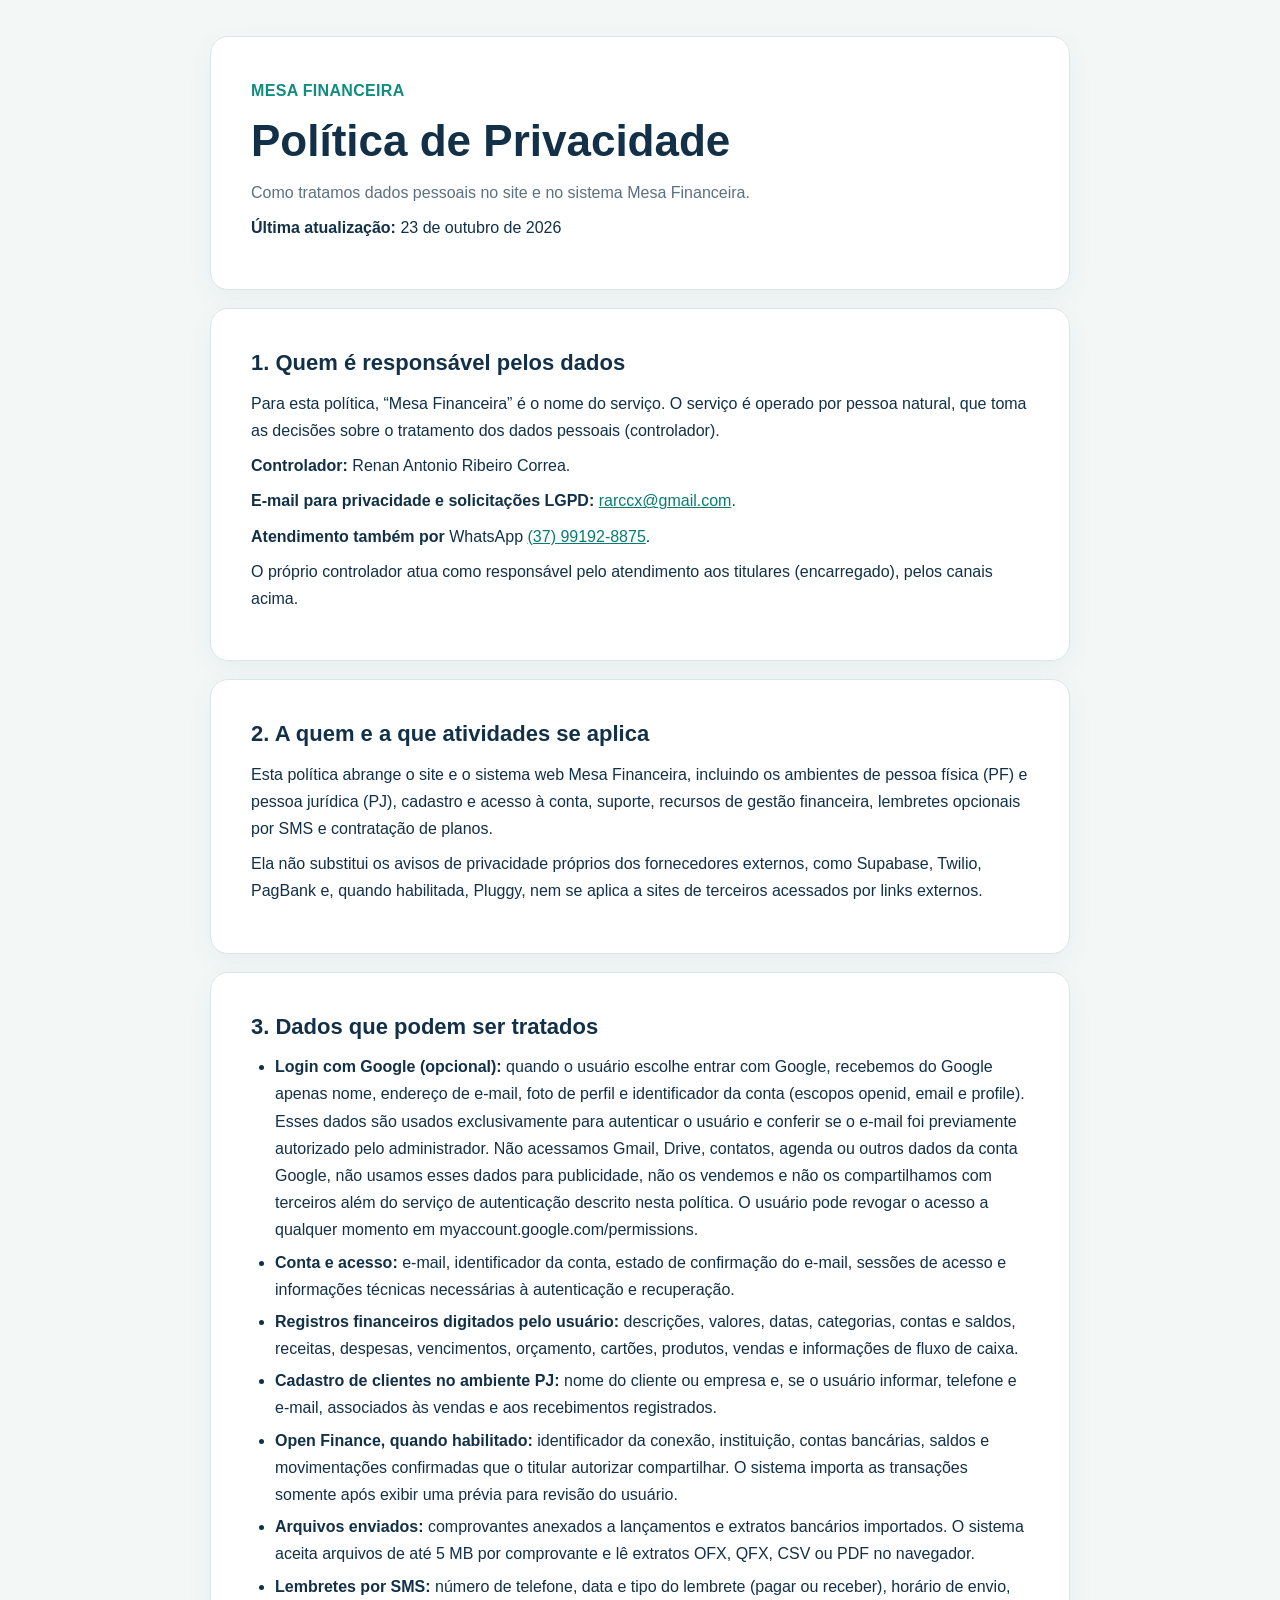
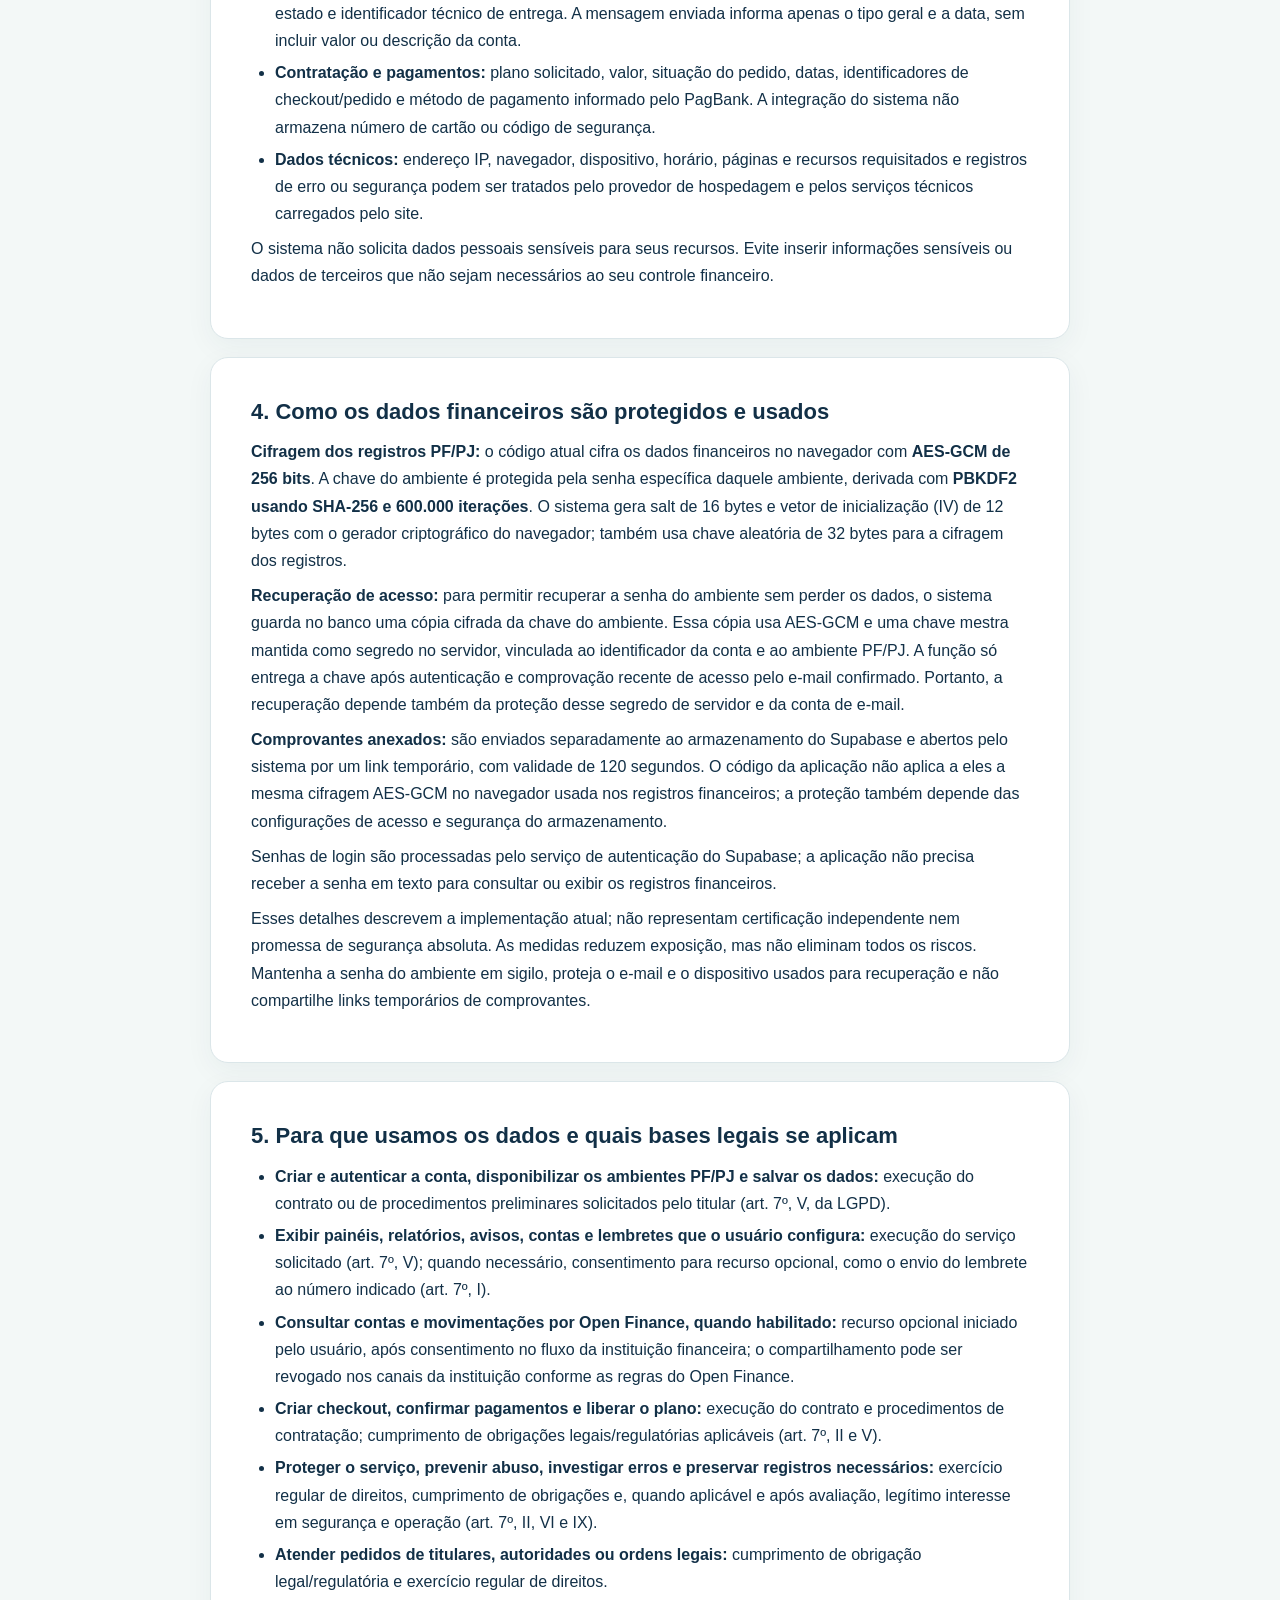
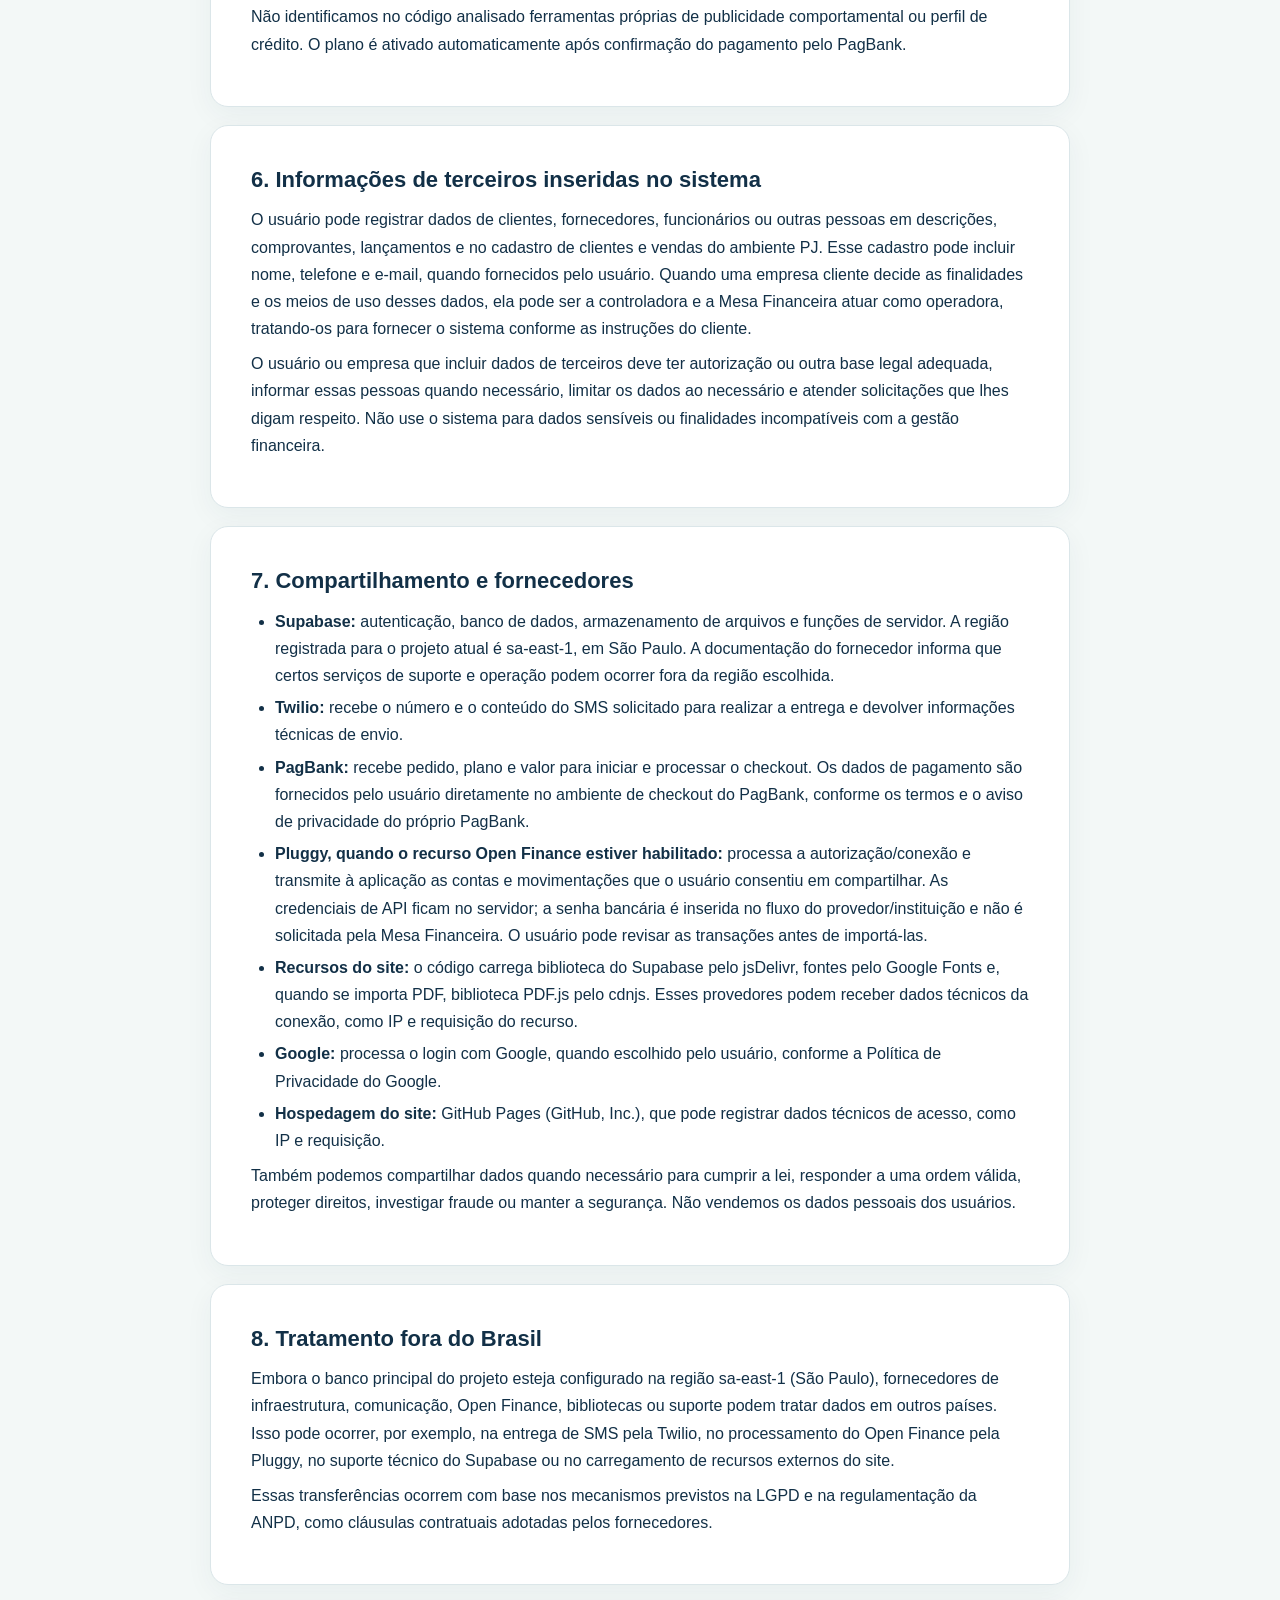
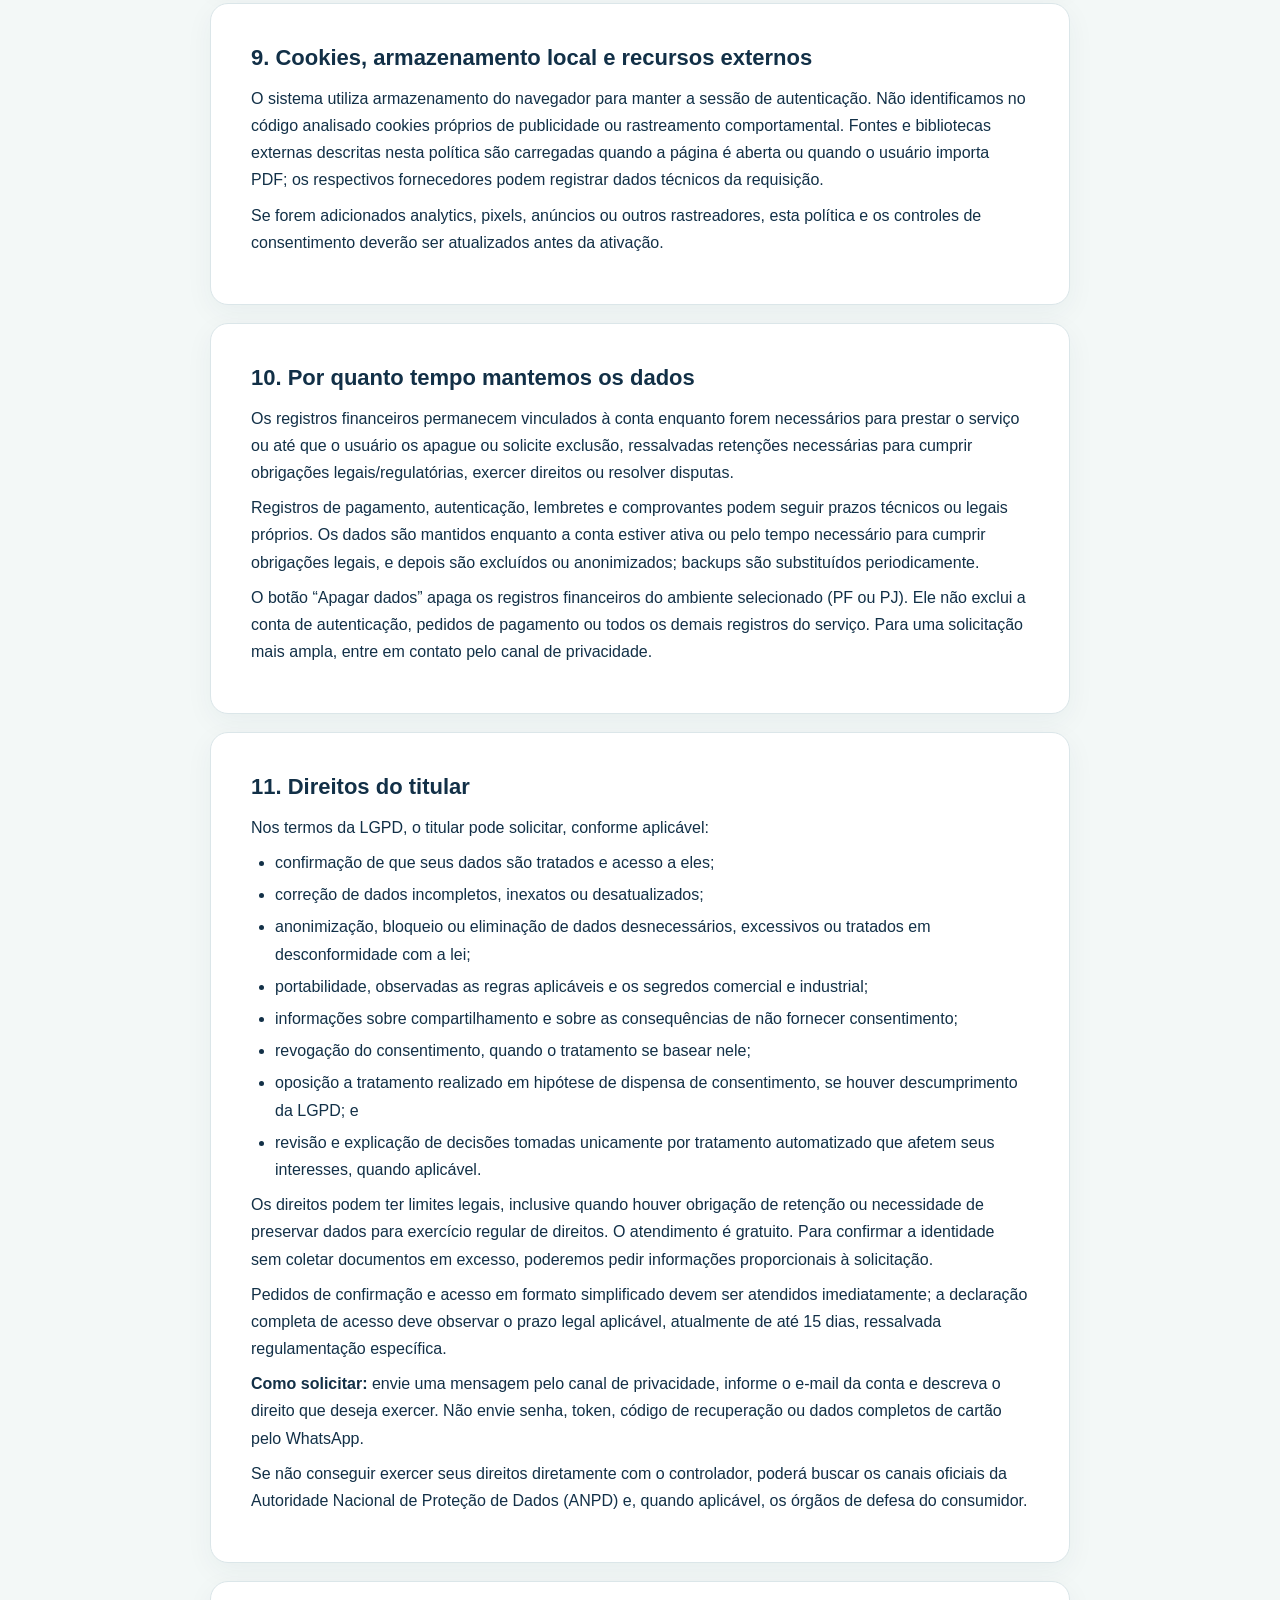
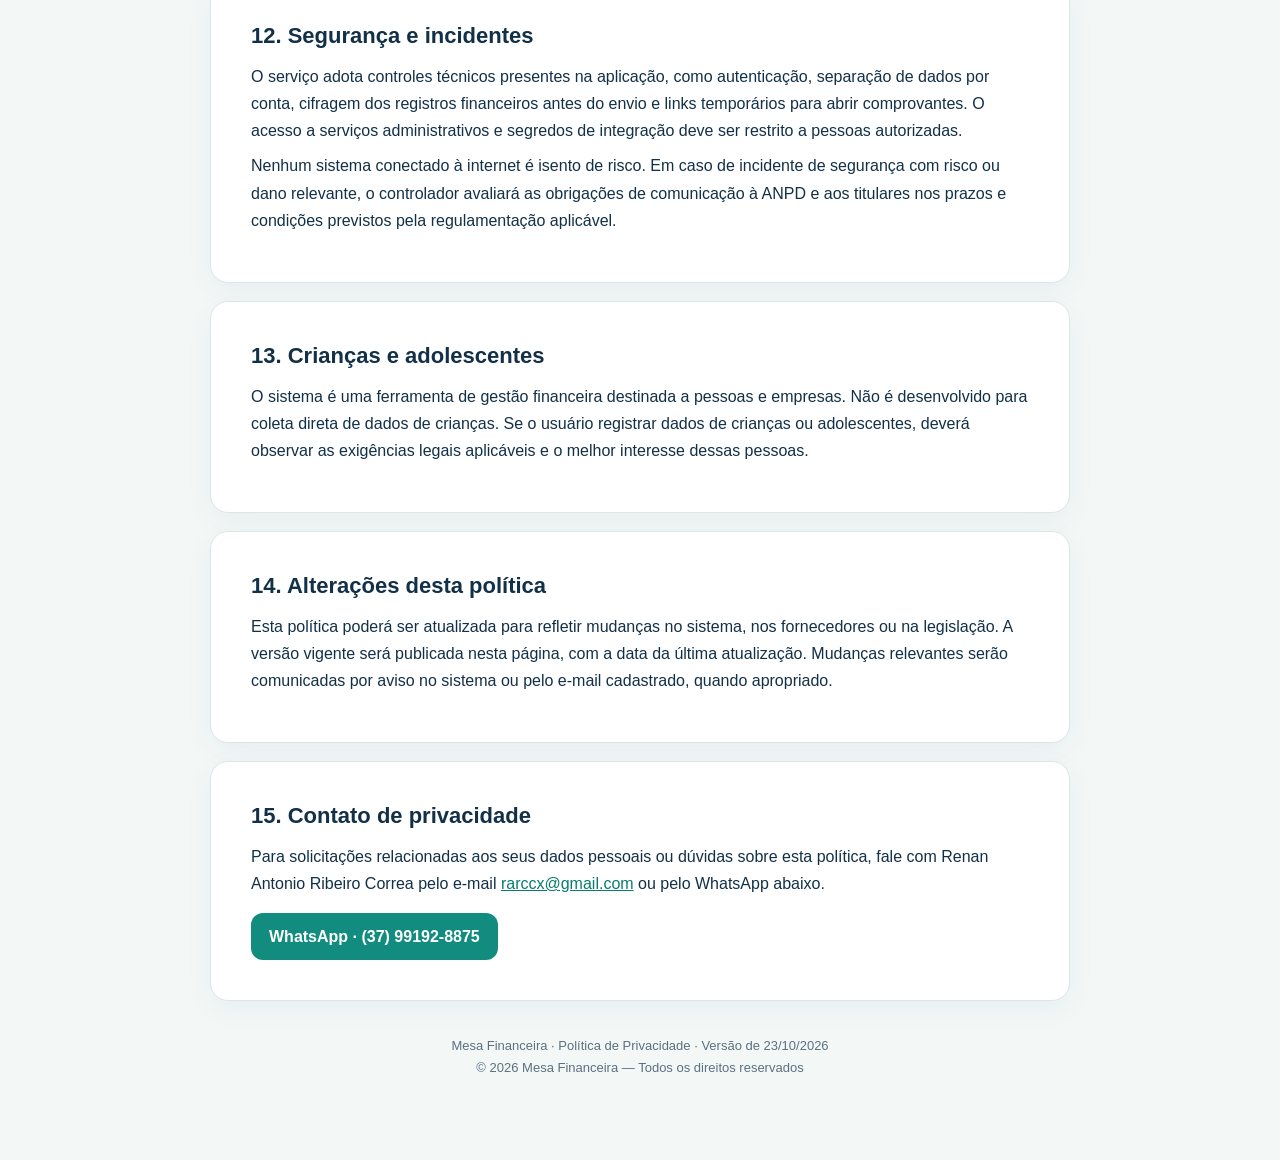
<file: politica-de-privacidade.html>
<!doctype html>
<html lang="pt-BR">
<head>
  <meta charset="utf-8">
  <meta name="viewport" content="width=device-width, initial-scale=1">
  <meta name="theme-color" content="#0d9488">
  <title>Política de Privacidade | Mesa Financeira</title>
  <style>
    :root{color-scheme:light;--ink:#123047;--muted:#5b7080;--line:#dbe6e9;--teal:#128c7e;--bg:#f3f8f7;--card:#fff}
    *{box-sizing:border-box}body{margin:0;background:var(--bg);color:var(--ink);font:16px/1.7 "Segoe UI",Arial,sans-serif}
    main{max-width:900px;margin:0 auto;padding:36px 20px 64px}header,.card{background:var(--card);border:1px solid var(--line);border-radius:18px;padding:clamp(22px,5vw,40px);margin-bottom:18px;box-shadow:0 8px 28px rgba(20,60,70,.05)}
    .brand{color:var(--teal);font-weight:800;letter-spacing:.02em}.status{padding:16px 18px;border:1px solid #e8c36a;border-radius:12px;background:#fff8df;color:#654d14;font-weight:600}
    h1{font-size:clamp(30px,5vw,44px);line-height:1.15;margin:12px 0}h2{font-size:22px;line-height:1.3;margin:0 0 12px}h3{font-size:17px;margin:20px 0 6px}p{margin:8px 0}ul,ol{padding-left:24px;margin:8px 0}li{margin:5px 0}.muted{color:var(--muted)}a{color:#087c70}a:focus-visible{outline:3px solid #52b9aa;outline-offset:3px}
    .contact{display:inline-flex;align-items:center;min-height:46px;padding:10px 18px;border-radius:12px;background:var(--teal);color:white;text-decoration:none;font-weight:700;margin-top:8px}.small{font-size:14px;color:var(--muted)}
    footer{padding:16px;text-align:center;color:var(--muted);font-size:13px}@media print{body{background:#fff}main{max-width:none;padding:0}.card,header{box-shadow:none;break-inside:avoid}.contact{color:#123047;background:#fff;border:1px solid}}
  </style>
</head>
<body>
<main>
  <header>
    <div class="brand">MESA FINANCEIRA</div>
    <h1>Política de Privacidade</h1>
    <p class="muted">Como tratamos dados pessoais no site e no sistema Mesa Financeira.</p>
    <p><strong>Última atualização:</strong> 23 de outubro de 2026</p>
  </header>

  <section class="card">
    <h2>1. Quem é responsável pelos dados</h2>
    <p>Para esta política, “Mesa Financeira” é o nome do serviço. O serviço é operado por pessoa natural, que toma as decisões sobre o tratamento dos dados pessoais (controlador).</p>
    <p><strong>Controlador:</strong> Renan Antonio Ribeiro Correa.</p>
    <p><strong>E-mail para privacidade e solicitações LGPD:</strong> <a href="mailto:rarccx@gmail.com">rarccx@gmail.com</a>.</p>
    <p><strong>Atendimento também por</strong> WhatsApp <a href="https://wa.me/5537991928875" target="_blank" rel="noopener noreferrer">(37) 99192-8875</a>.</p>
    <p>O próprio controlador atua como responsável pelo atendimento aos titulares (encarregado), pelos canais acima.</p>
  </section>

  <section class="card">
    <h2>2. A quem e a que atividades se aplica</h2>
    <p>Esta política abrange o site e o sistema web Mesa Financeira, incluindo os ambientes de pessoa física (PF) e pessoa jurídica (PJ), cadastro e acesso à conta, suporte, recursos de gestão financeira, lembretes opcionais por SMS e contratação de planos.</p>
    <p>Ela não substitui os avisos de privacidade próprios dos fornecedores externos, como Supabase, Twilio, PagBank e, quando habilitada, Pluggy, nem se aplica a sites de terceiros acessados por links externos.</p>
  </section>

  <section class="card">
    <h2>3. Dados que podem ser tratados</h2>
    <ul>
      <li><strong>Login com Google (opcional):</strong> quando o usuário escolhe entrar com Google, recebemos do Google apenas nome, endereço de e-mail, foto de perfil e identificador da conta (escopos openid, email e profile). Esses dados são usados exclusivamente para autenticar o usuário e conferir se o e-mail foi previamente autorizado pelo administrador. Não acessamos Gmail, Drive, contatos, agenda ou outros dados da conta Google, não usamos esses dados para publicidade, não os vendemos e não os compartilhamos com terceiros além do serviço de autenticação descrito nesta política. O usuário pode revogar o acesso a qualquer momento em myaccount.google.com/permissions.</li>
      <li><strong>Conta e acesso:</strong> e-mail, identificador da conta, estado de confirmação do e-mail, sessões de acesso e informações técnicas necessárias à autenticação e recuperação.</li>
      <li><strong>Registros financeiros digitados pelo usuário:</strong> descrições, valores, datas, categorias, contas e saldos, receitas, despesas, vencimentos, orçamento, cartões, produtos, vendas e informações de fluxo de caixa.</li>
      <li><strong>Cadastro de clientes no ambiente PJ:</strong> nome do cliente ou empresa e, se o usuário informar, telefone e e-mail, associados às vendas e aos recebimentos registrados.</li>
      <li><strong>Open Finance, quando habilitado:</strong> identificador da conexão, instituição, contas bancárias, saldos e movimentações confirmadas que o titular autorizar compartilhar. O sistema importa as transações somente após exibir uma prévia para revisão do usuário.</li>
      <li><strong>Arquivos enviados:</strong> comprovantes anexados a lançamentos e extratos bancários importados. O sistema aceita arquivos de até 5 MB por comprovante e lê extratos OFX, QFX, CSV ou PDF no navegador.</li>
      <li><strong>Lembretes por SMS:</strong> número de telefone, data e tipo do lembrete (pagar ou receber), horário de envio, estado e identificador técnico de entrega. A mensagem enviada informa apenas o tipo geral e a data, sem incluir valor ou descrição da conta.</li>
      <li><strong>Contratação e pagamentos:</strong> plano solicitado, valor, situação do pedido, datas, identificadores de checkout/pedido e método de pagamento informado pelo PagBank. A integração do sistema não armazena número de cartão ou código de segurança.</li>
      <li><strong>Dados técnicos:</strong> endereço IP, navegador, dispositivo, horário, páginas e recursos requisitados e registros de erro ou segurança podem ser tratados pelo provedor de hospedagem e pelos serviços técnicos carregados pelo site.</li>
    </ul>
    <p>O sistema não solicita dados pessoais sensíveis para seus recursos. Evite inserir informações sensíveis ou dados de terceiros que não sejam necessários ao seu controle financeiro.</p>
  </section>

  <section class="card">
    <h2>4. Como os dados financeiros são protegidos e usados</h2>
    <p><strong>Cifragem dos registros PF/PJ:</strong> o código atual cifra os dados financeiros no navegador com <strong>AES-GCM de 256 bits</strong>. A chave do ambiente é protegida pela senha específica daquele ambiente, derivada com <strong>PBKDF2 usando SHA-256 e 600.000 iterações</strong>. O sistema gera salt de 16 bytes e vetor de inicialização (IV) de 12 bytes com o gerador criptográfico do navegador; também usa chave aleatória de 32 bytes para a cifragem dos registros.</p>
    <p><strong>Recuperação de acesso:</strong> para permitir recuperar a senha do ambiente sem perder os dados, o sistema guarda no banco uma cópia cifrada da chave do ambiente. Essa cópia usa AES-GCM e uma chave mestra mantida como segredo no servidor, vinculada ao identificador da conta e ao ambiente PF/PJ. A função só entrega a chave após autenticação e comprovação recente de acesso pelo e-mail confirmado. Portanto, a recuperação depende também da proteção desse segredo de servidor e da conta de e-mail.</p>
    <p><strong>Comprovantes anexados:</strong> são enviados separadamente ao armazenamento do Supabase e abertos pelo sistema por um link temporário, com validade de 120 segundos. O código da aplicação não aplica a eles a mesma cifragem AES-GCM no navegador usada nos registros financeiros; a proteção também depende das configurações de acesso e segurança do armazenamento.</p>
    <p>Senhas de login são processadas pelo serviço de autenticação do Supabase; a aplicação não precisa receber a senha em texto para consultar ou exibir os registros financeiros.</p>
    <p>Esses detalhes descrevem a implementação atual; não representam certificação independente nem promessa de segurança absoluta. As medidas reduzem exposição, mas não eliminam todos os riscos. Mantenha a senha do ambiente em sigilo, proteja o e-mail e o dispositivo usados para recuperação e não compartilhe links temporários de comprovantes.</p>
  </section>

  <section class="card">
    <h2>5. Para que usamos os dados e quais bases legais se aplicam</h2>
    <ul>
      <li><strong>Criar e autenticar a conta, disponibilizar os ambientes PF/PJ e salvar os dados:</strong> execução do contrato ou de procedimentos preliminares solicitados pelo titular (art. 7º, V, da LGPD).</li>
      <li><strong>Exibir painéis, relatórios, avisos, contas e lembretes que o usuário configura:</strong> execução do serviço solicitado (art. 7º, V); quando necessário, consentimento para recurso opcional, como o envio do lembrete ao número indicado (art. 7º, I).</li>
      <li><strong>Consultar contas e movimentações por Open Finance, quando habilitado:</strong> recurso opcional iniciado pelo usuário, após consentimento no fluxo da instituição financeira; o compartilhamento pode ser revogado nos canais da instituição conforme as regras do Open Finance.</li>
      <li><strong>Criar checkout, confirmar pagamentos e liberar o plano:</strong> execução do contrato e procedimentos de contratação; cumprimento de obrigações legais/regulatórias aplicáveis (art. 7º, II e V).</li>
      <li><strong>Proteger o serviço, prevenir abuso, investigar erros e preservar registros necessários:</strong> exercício regular de direitos, cumprimento de obrigações e, quando aplicável e após avaliação, legítimo interesse em segurança e operação (art. 7º, II, VI e IX).</li>
      <li><strong>Atender pedidos de titulares, autoridades ou ordens legais:</strong> cumprimento de obrigação legal/regulatória e exercício regular de direitos.</li>
    </ul>
    <p>Não identificamos no código analisado ferramentas próprias de publicidade comportamental ou perfil de crédito. O plano é ativado automaticamente após confirmação do pagamento pelo PagBank.</p>
  </section>

  <section class="card">
    <h2>6. Informações de terceiros inseridas no sistema</h2>
    <p>O usuário pode registrar dados de clientes, fornecedores, funcionários ou outras pessoas em descrições, comprovantes, lançamentos e no cadastro de clientes e vendas do ambiente PJ. Esse cadastro pode incluir nome, telefone e e-mail, quando fornecidos pelo usuário. Quando uma empresa cliente decide as finalidades e os meios de uso desses dados, ela pode ser a controladora e a Mesa Financeira atuar como operadora, tratando-os para fornecer o sistema conforme as instruções do cliente.</p>
    <p>O usuário ou empresa que incluir dados de terceiros deve ter autorização ou outra base legal adequada, informar essas pessoas quando necessário, limitar os dados ao necessário e atender solicitações que lhes digam respeito. Não use o sistema para dados sensíveis ou finalidades incompatíveis com a gestão financeira.</p>
  </section>

  <section class="card">
    <h2>7. Compartilhamento e fornecedores</h2>
    <ul>
      <li><strong>Supabase:</strong> autenticação, banco de dados, armazenamento de arquivos e funções de servidor. A região registrada para o projeto atual é sa-east-1, em São Paulo. A documentação do fornecedor informa que certos serviços de suporte e operação podem ocorrer fora da região escolhida.</li>
      <li><strong>Twilio:</strong> recebe o número e o conteúdo do SMS solicitado para realizar a entrega e devolver informações técnicas de envio.</li>
      <li><strong>PagBank:</strong> recebe pedido, plano e valor para iniciar e processar o checkout. Os dados de pagamento são fornecidos pelo usuário diretamente no ambiente de checkout do PagBank, conforme os termos e o aviso de privacidade do próprio PagBank.</li>
      <li><strong>Pluggy, quando o recurso Open Finance estiver habilitado:</strong> processa a autorização/conexão e transmite à aplicação as contas e movimentações que o usuário consentiu em compartilhar. As credenciais de API ficam no servidor; a senha bancária é inserida no fluxo do provedor/instituição e não é solicitada pela Mesa Financeira. O usuário pode revisar as transações antes de importá-las.</li>
      <li><strong>Recursos do site:</strong> o código carrega biblioteca do Supabase pelo jsDelivr, fontes pelo Google Fonts e, quando se importa PDF, biblioteca PDF.js pelo cdnjs. Esses provedores podem receber dados técnicos da conexão, como IP e requisição do recurso.</li>
      <li><strong>Google:</strong> processa o login com Google, quando escolhido pelo usuário, conforme a Política de Privacidade do Google.</li>
      <li><strong>Hospedagem do site:</strong> GitHub Pages (GitHub, Inc.), que pode registrar dados técnicos de acesso, como IP e requisição.</li>
    </ul>
    <p>Também podemos compartilhar dados quando necessário para cumprir a lei, responder a uma ordem válida, proteger direitos, investigar fraude ou manter a segurança. Não vendemos os dados pessoais dos usuários.</p>
  </section>

  <section class="card">
    <h2>8. Tratamento fora do Brasil</h2>
    <p>Embora o banco principal do projeto esteja configurado na região sa-east-1 (São Paulo), fornecedores de infraestrutura, comunicação, Open Finance, bibliotecas ou suporte podem tratar dados em outros países. Isso pode ocorrer, por exemplo, na entrega de SMS pela Twilio, no processamento do Open Finance pela Pluggy, no suporte técnico do Supabase ou no carregamento de recursos externos do site.</p>
    <p>Essas transferências ocorrem com base nos mecanismos previstos na LGPD e na regulamentação da ANPD, como cláusulas contratuais adotadas pelos fornecedores.</p>
  </section>

  <section class="card">
    <h2>9. Cookies, armazenamento local e recursos externos</h2>
    <p>O sistema utiliza armazenamento do navegador para manter a sessão de autenticação. Não identificamos no código analisado cookies próprios de publicidade ou rastreamento comportamental. Fontes e bibliotecas externas descritas nesta política são carregadas quando a página é aberta ou quando o usuário importa PDF; os respectivos fornecedores podem registrar dados técnicos da requisição.</p>
    <p>Se forem adicionados analytics, pixels, anúncios ou outros rastreadores, esta política e os controles de consentimento deverão ser atualizados antes da ativação.</p>
  </section>

  <section class="card">
    <h2>10. Por quanto tempo mantemos os dados</h2>
    <p>Os registros financeiros permanecem vinculados à conta enquanto forem necessários para prestar o serviço ou até que o usuário os apague ou solicite exclusão, ressalvadas retenções necessárias para cumprir obrigações legais/regulatórias, exercer direitos ou resolver disputas.</p>
    <p>Registros de pagamento, autenticação, lembretes e comprovantes podem seguir prazos técnicos ou legais próprios. Os dados são mantidos enquanto a conta estiver ativa ou pelo tempo necessário para cumprir obrigações legais, e depois são excluídos ou anonimizados; backups são substituídos periodicamente.</p>
    <p>O botão “Apagar dados” apaga os registros financeiros do ambiente selecionado (PF ou PJ). Ele não exclui a conta de autenticação, pedidos de pagamento ou todos os demais registros do serviço. Para uma solicitação mais ampla, entre em contato pelo canal de privacidade.</p>
  </section>

  <section class="card">
    <h2>11. Direitos do titular</h2>
    <p>Nos termos da LGPD, o titular pode solicitar, conforme aplicável:</p>
    <ul>
      <li>confirmação de que seus dados são tratados e acesso a eles;</li>
      <li>correção de dados incompletos, inexatos ou desatualizados;</li>
      <li>anonimização, bloqueio ou eliminação de dados desnecessários, excessivos ou tratados em desconformidade com a lei;</li>
      <li>portabilidade, observadas as regras aplicáveis e os segredos comercial e industrial;</li>
      <li>informações sobre compartilhamento e sobre as consequências de não fornecer consentimento;</li>
      <li>revogação do consentimento, quando o tratamento se basear nele;</li>
      <li>oposição a tratamento realizado em hipótese de dispensa de consentimento, se houver descumprimento da LGPD; e</li>
      <li>revisão e explicação de decisões tomadas unicamente por tratamento automatizado que afetem seus interesses, quando aplicável.</li>
    </ul>
    <p>Os direitos podem ter limites legais, inclusive quando houver obrigação de retenção ou necessidade de preservar dados para exercício regular de direitos. O atendimento é gratuito. Para confirmar a identidade sem coletar documentos em excesso, poderemos pedir informações proporcionais à solicitação.</p>
    <p>Pedidos de confirmação e acesso em formato simplificado devem ser atendidos imediatamente; a declaração completa de acesso deve observar o prazo legal aplicável, atualmente de até 15 dias, ressalvada regulamentação específica.</p>
    <p><strong>Como solicitar:</strong> envie uma mensagem pelo canal de privacidade, informe o e-mail da conta e descreva o direito que deseja exercer. Não envie senha, token, código de recuperação ou dados completos de cartão pelo WhatsApp.</p>
    <p>Se não conseguir exercer seus direitos diretamente com o controlador, poderá buscar os canais oficiais da Autoridade Nacional de Proteção de Dados (ANPD) e, quando aplicável, os órgãos de defesa do consumidor.</p>
  </section>

  <section class="card">
    <h2>12. Segurança e incidentes</h2>
    <p>O serviço adota controles técnicos presentes na aplicação, como autenticação, separação de dados por conta, cifragem dos registros financeiros antes do envio e links temporários para abrir comprovantes. O acesso a serviços administrativos e segredos de integração deve ser restrito a pessoas autorizadas.</p>
    <p>Nenhum sistema conectado à internet é isento de risco. Em caso de incidente de segurança com risco ou dano relevante, o controlador avaliará as obrigações de comunicação à ANPD e aos titulares nos prazos e condições previstos pela regulamentação aplicável.</p>
  </section>

  <section class="card">
    <h2>13. Crianças e adolescentes</h2>
    <p>O sistema é uma ferramenta de gestão financeira destinada a pessoas e empresas. Não é desenvolvido para coleta direta de dados de crianças. Se o usuário registrar dados de crianças ou adolescentes, deverá observar as exigências legais aplicáveis e o melhor interesse dessas pessoas.</p>
  </section>

  <section class="card">
    <h2>14. Alterações desta política</h2>
    <p>Esta política poderá ser atualizada para refletir mudanças no sistema, nos fornecedores ou na legislação. A versão vigente será publicada nesta página, com a data da última atualização. Mudanças relevantes serão comunicadas por aviso no sistema ou pelo e-mail cadastrado, quando apropriado.</p>
  </section>

  <section class="card">
    <h2>15. Contato de privacidade</h2>
    <p>Para solicitações relacionadas aos seus dados pessoais ou dúvidas sobre esta política, fale com Renan Antonio Ribeiro Correa pelo e-mail <a href="mailto:rarccx@gmail.com">rarccx@gmail.com</a> ou pelo WhatsApp abaixo.</p>
    <a class="contact" href="https://wa.me/5537991928875" target="_blank" rel="noopener noreferrer">WhatsApp · (37) 99192-8875</a>
  </section>
  <footer>Mesa Financeira · Política de Privacidade · Versão de 23/10/2026<br>© 2026 Mesa Financeira — Todos os direitos reservados</footer>
</main>
</body>
</html>
</file>
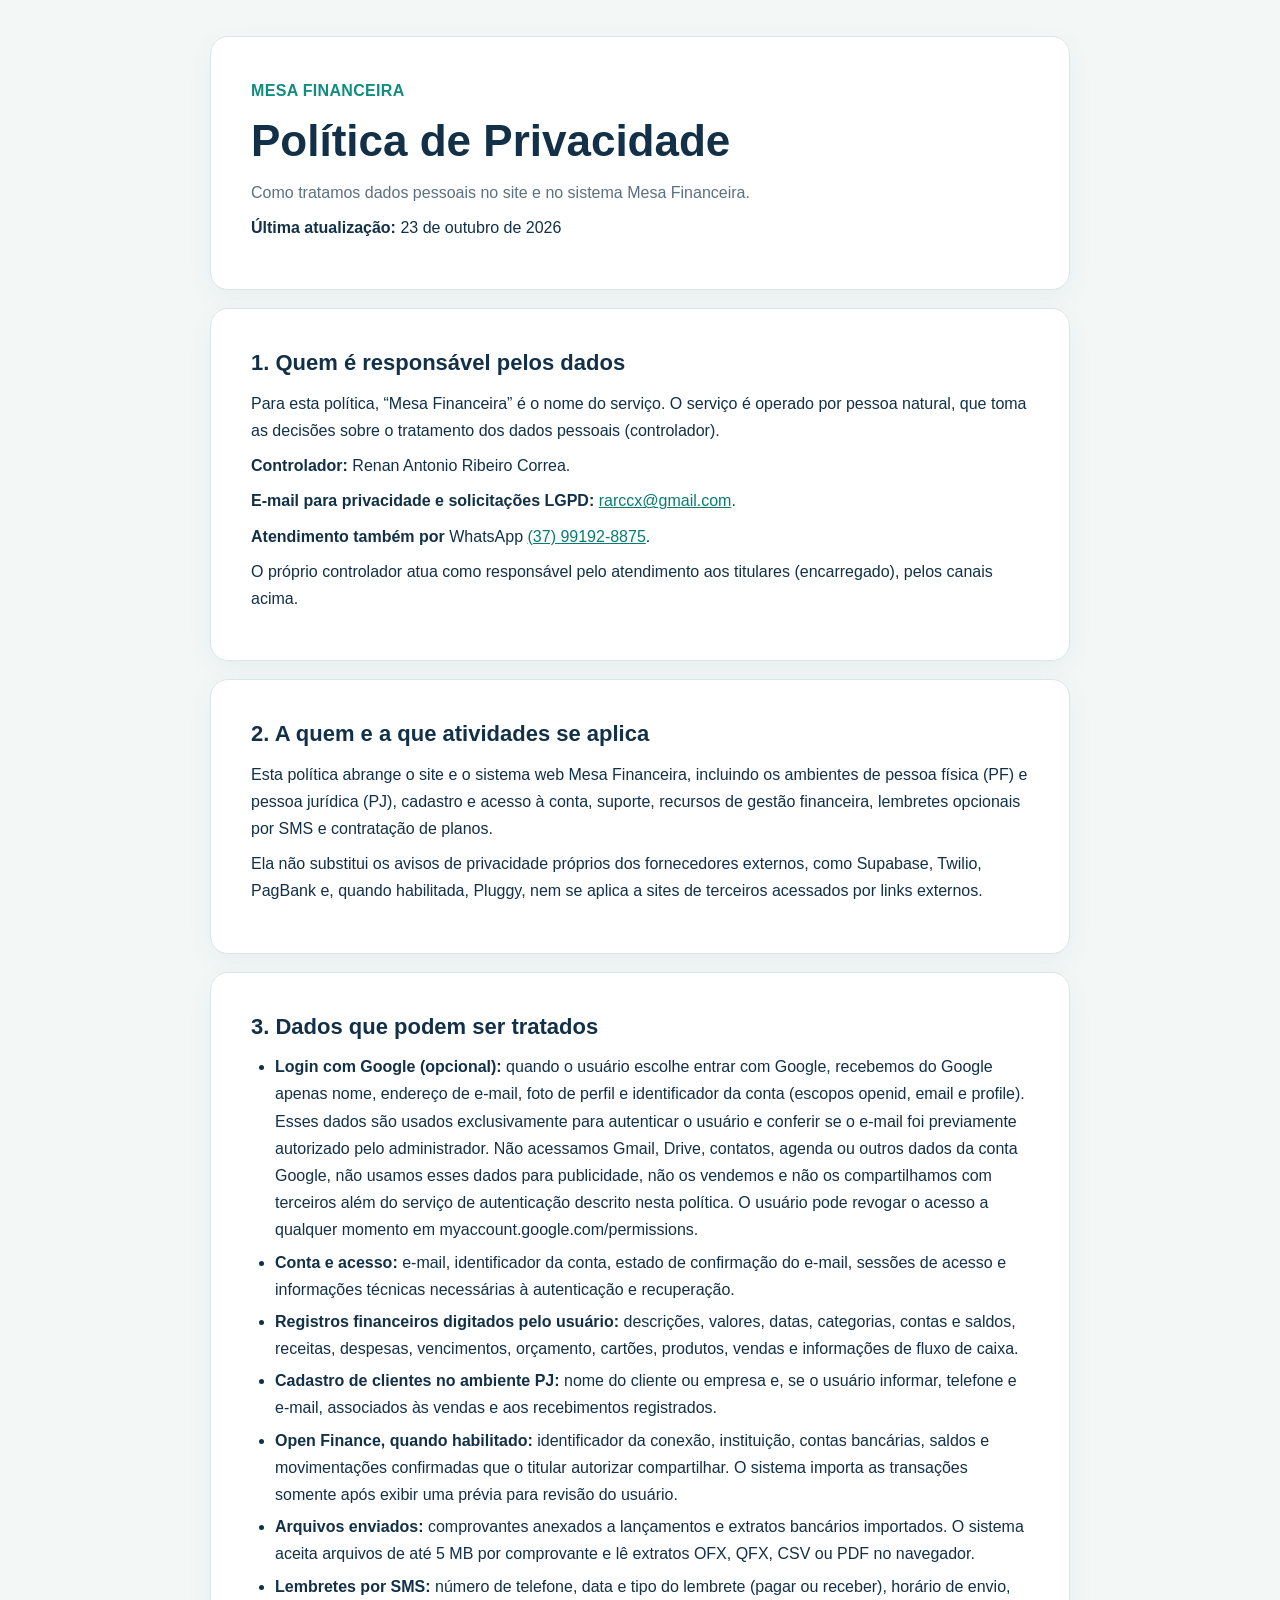
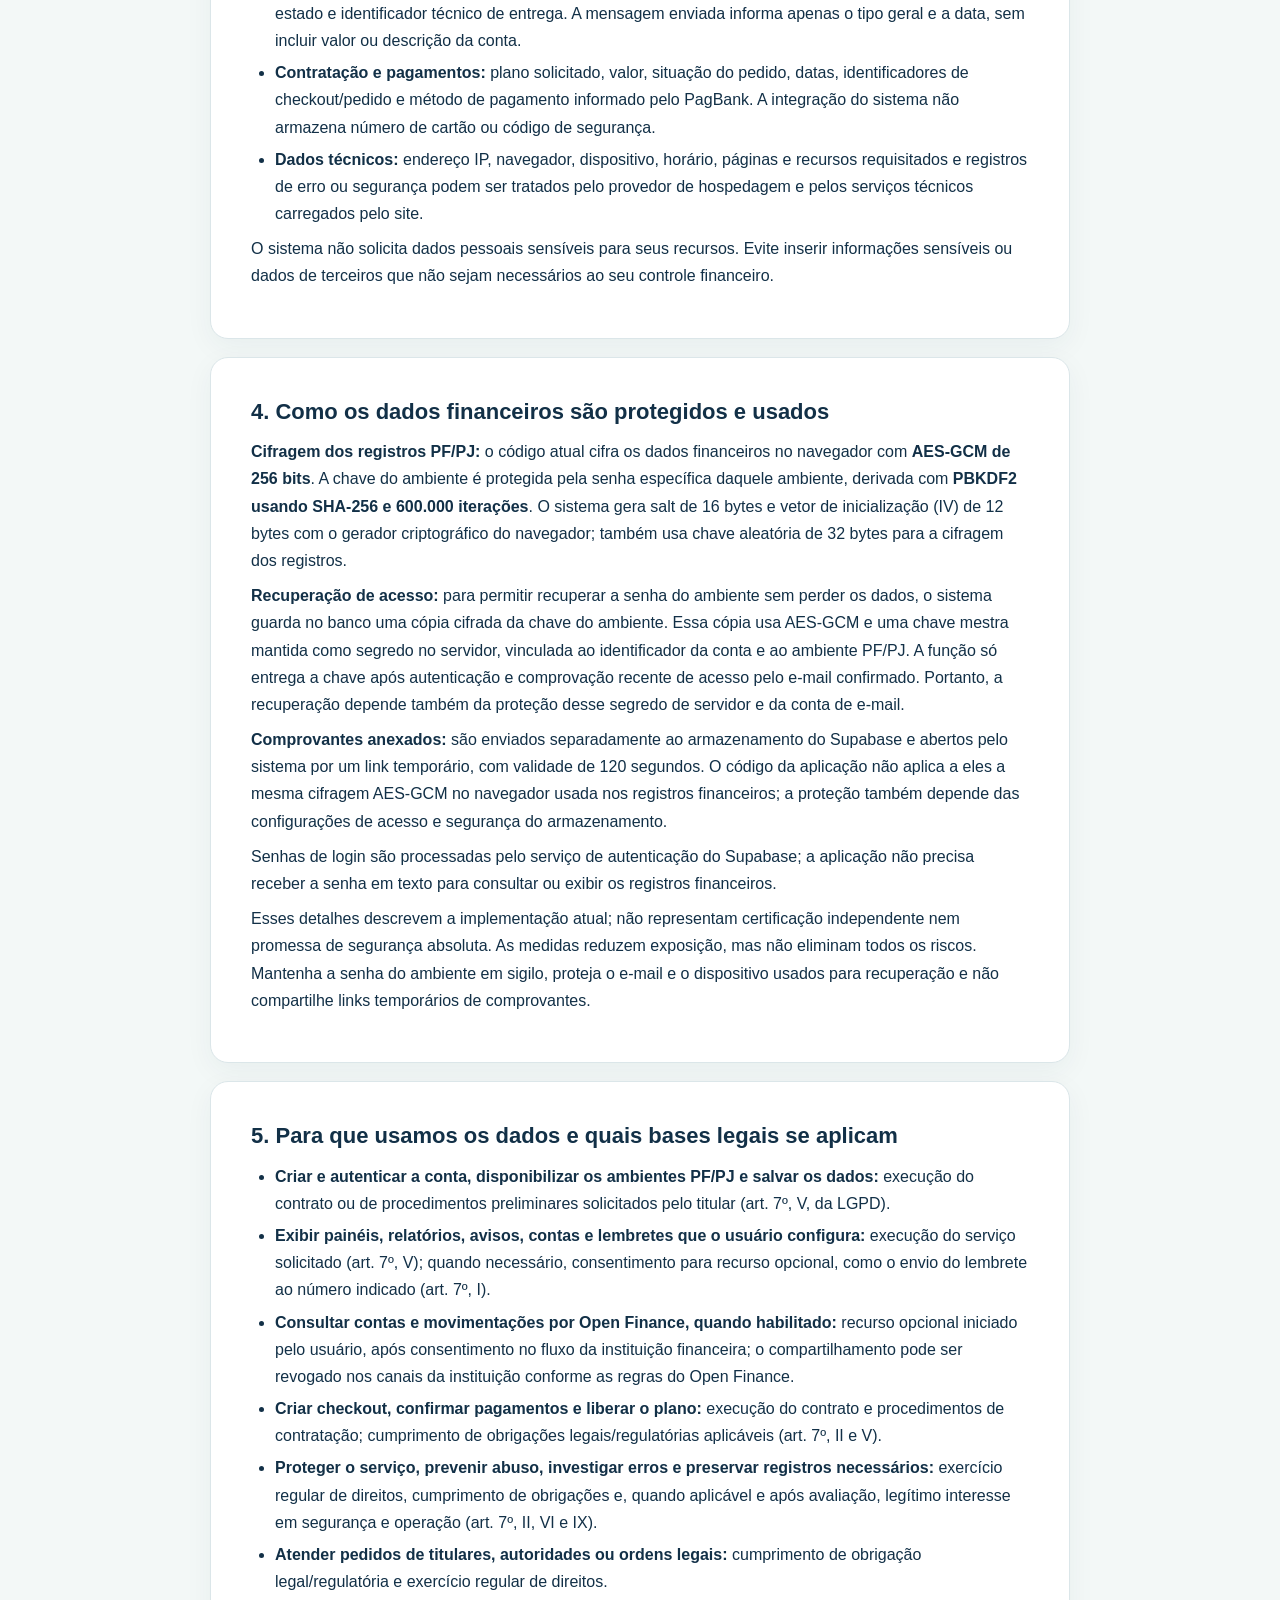
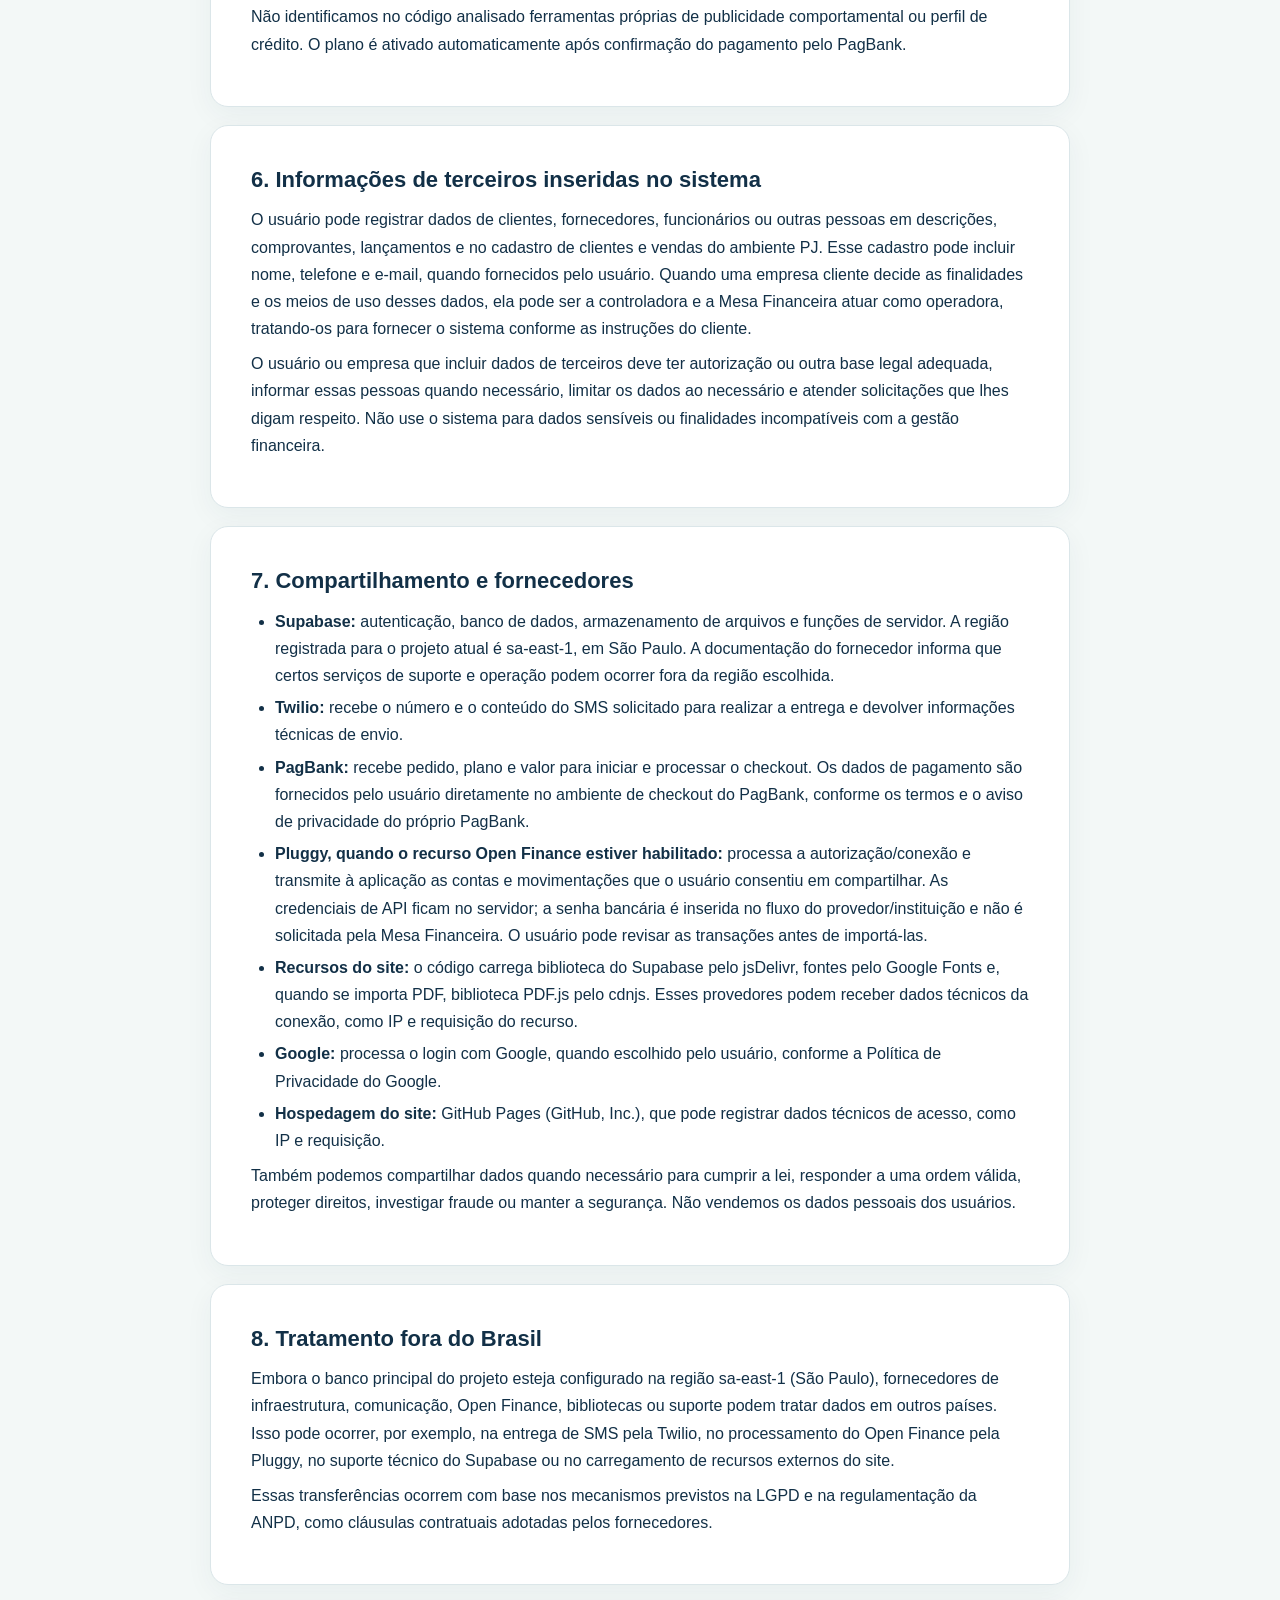
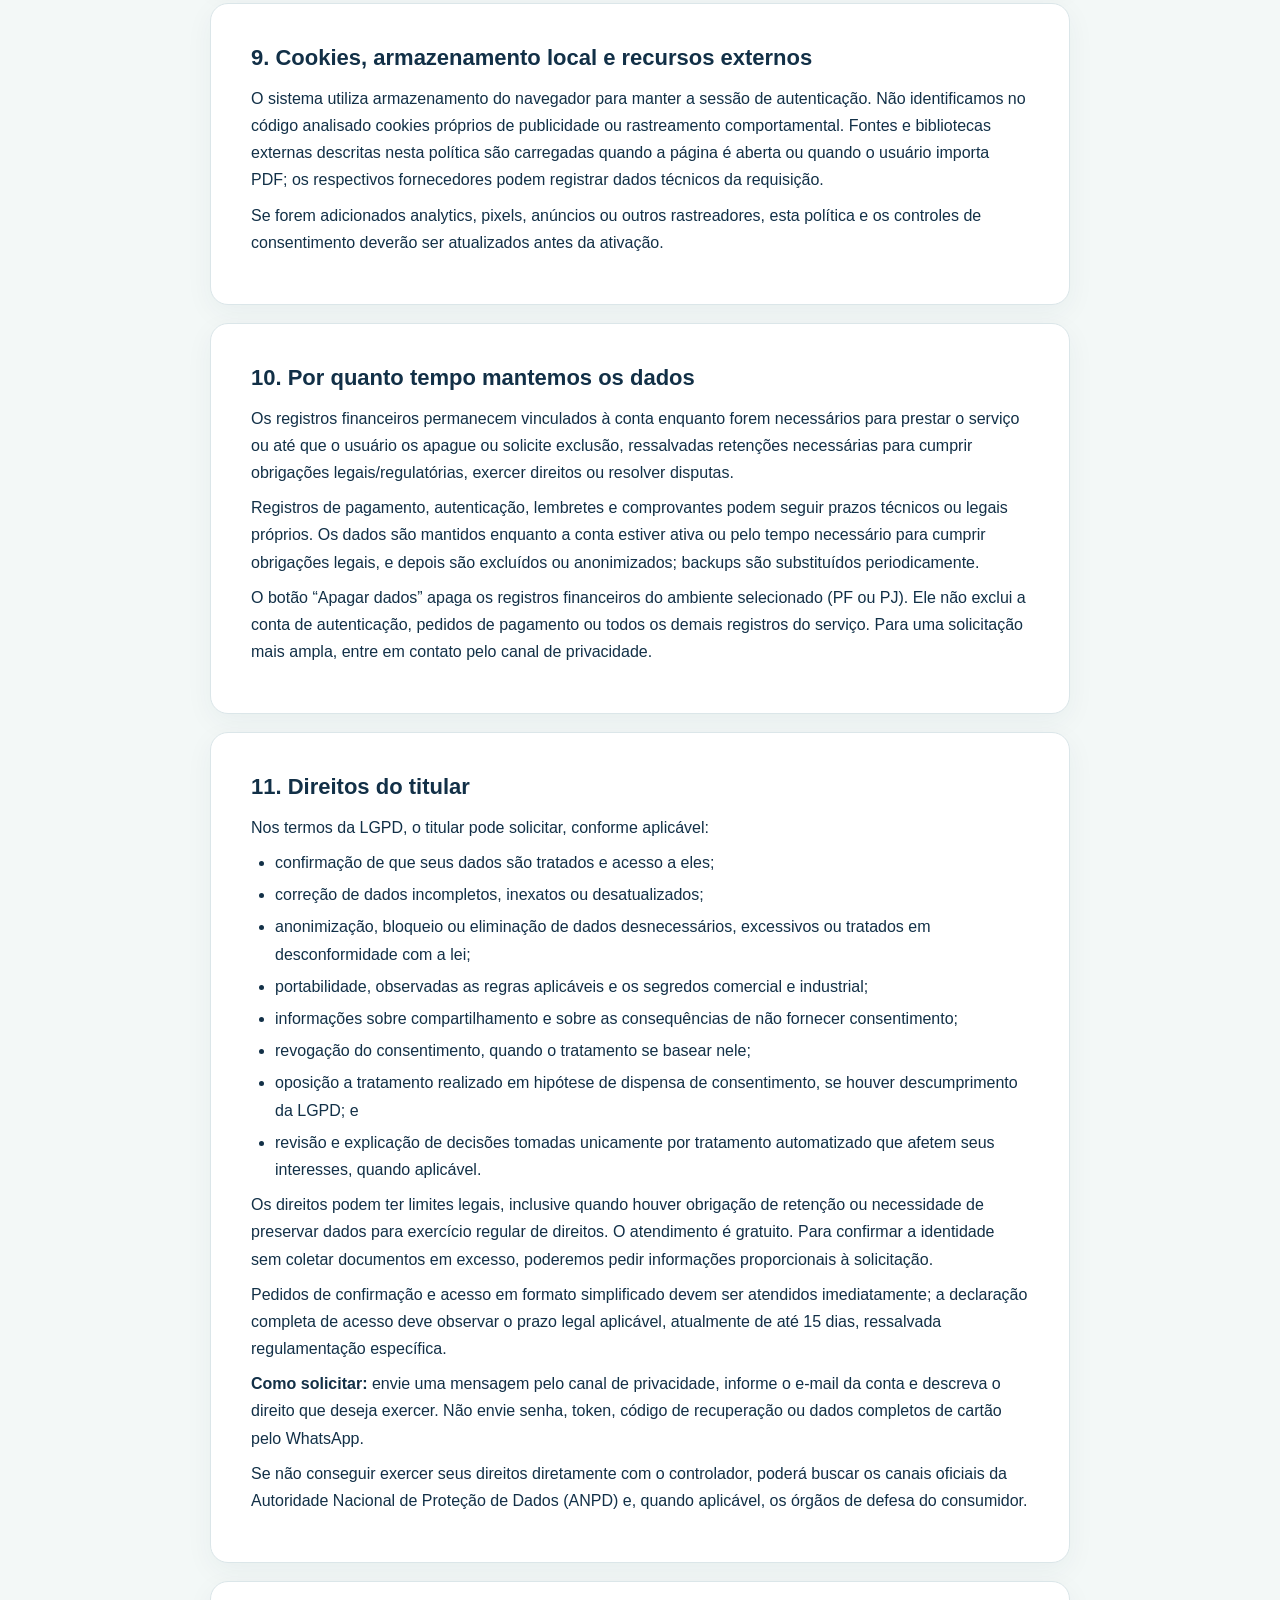
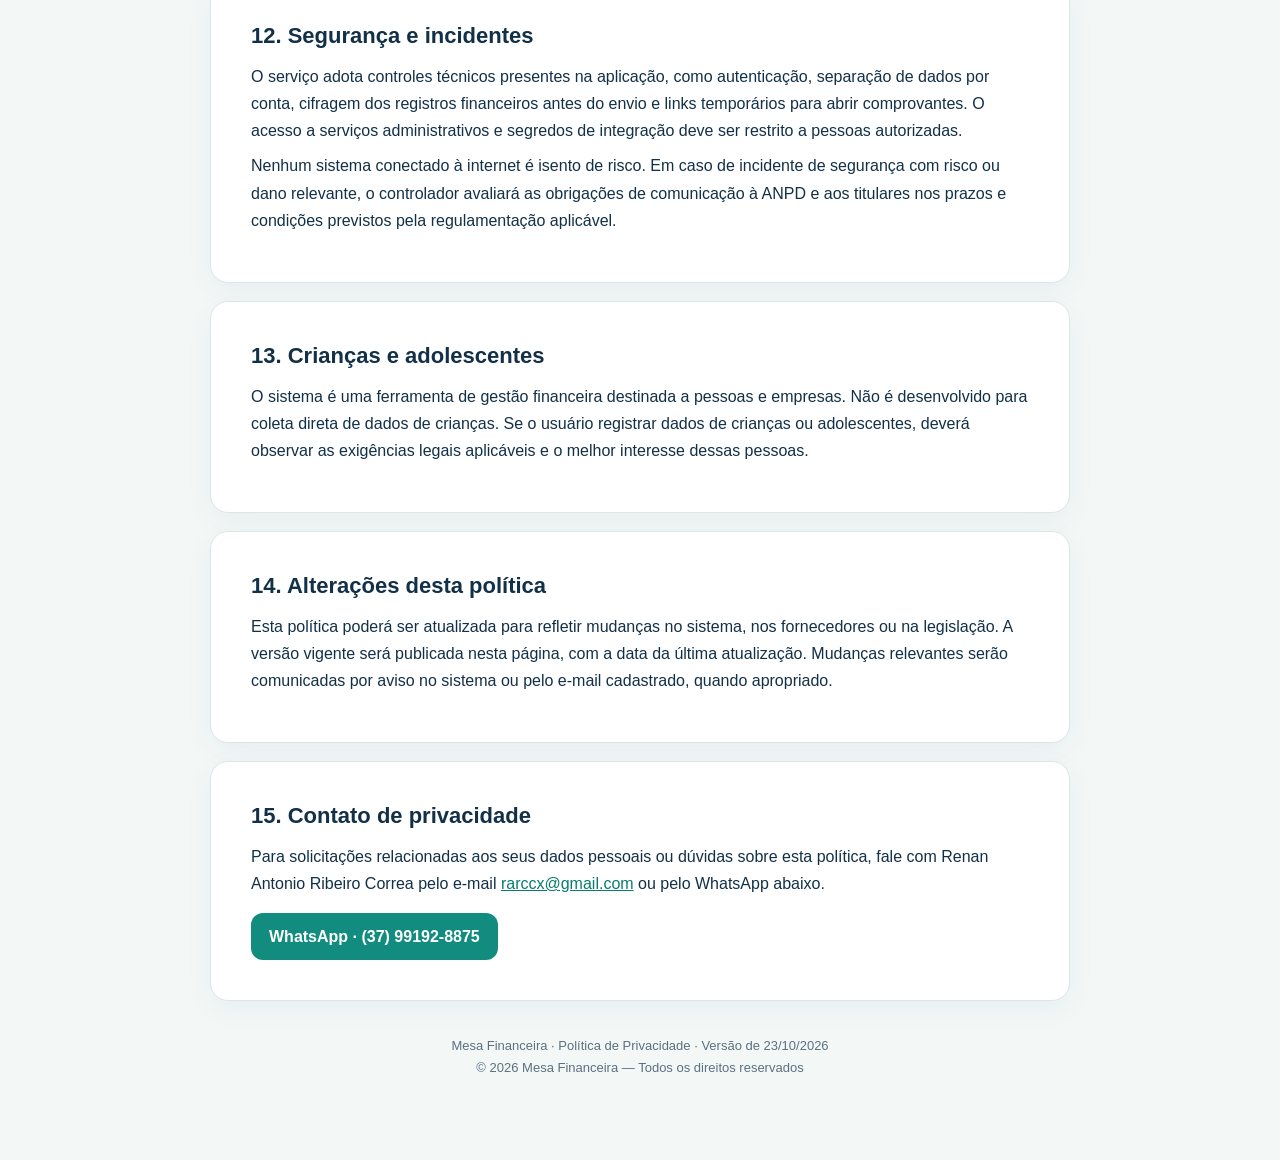
<file: politica-privacidade.html>
<!DOCTYPE html>
<html lang="pt-BR">
<head>
<meta charset="utf-8">
<meta http-equiv="refresh" content="0; url=/politica-de-privacidade.html">
<link rel="canonical" href="https://www.mesafinanceira.com.br/politica-de-privacidade.html">
<meta name="robots" content="noindex">
<title>Política de Privacidade — Mesa Financeira</title>
</head>
<body>
<p>Redirecionando para a <a href="/politica-de-privacidade.html">Política de Privacidade</a>…</p>
<script>location.replace('/politica-de-privacidade.html');</script>
</body>
</html>
</file>
